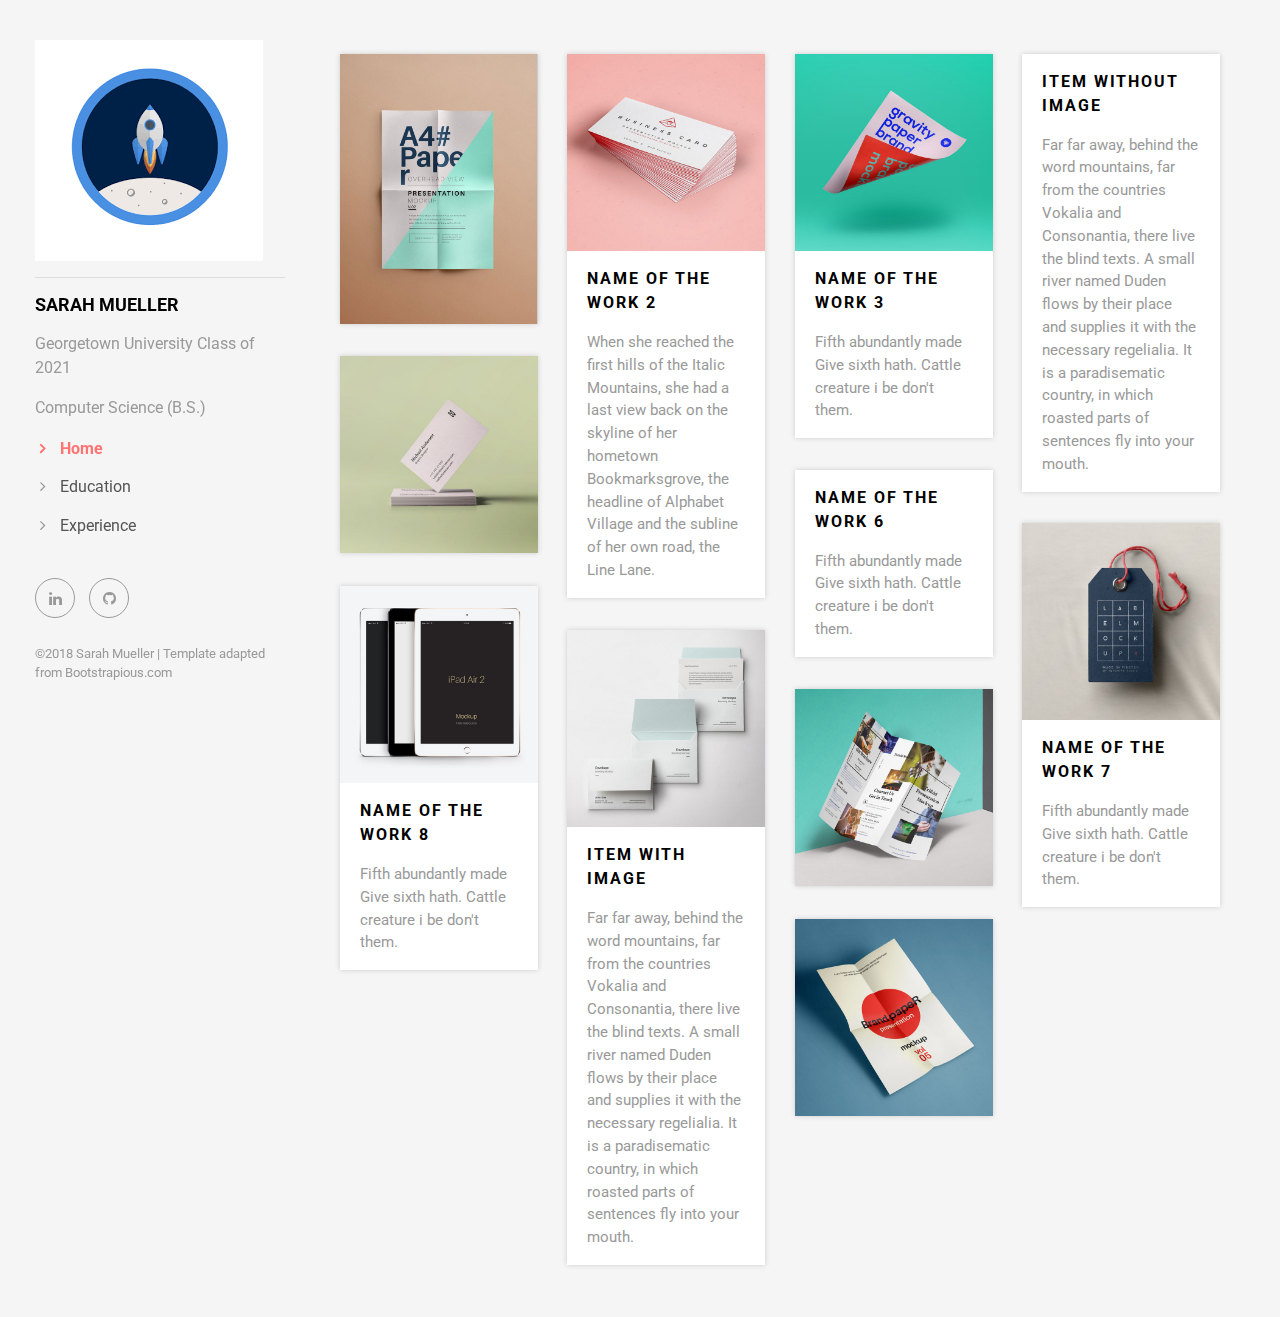
<file: portfolio.html>
<!DOCTYPE html>
<html>
</html>
<head>
  <meta charset="utf-8">
  <meta http-equiv="X-UA-Compatible" content="IE=edge">
  <title>Creative - Bootstrap Portfolio Theme by Bootstrapious.com</title>
  <meta name="description" content="">
  <meta name="viewport" content="width=device-width, initial-scale=1">
  <meta name="robots" content="all,follow">
  <!-- Bootstrap CSS-->
  <link rel="stylesheet" href="vendor/bootstrap/css/bootstrap.min.css">
  <!-- Font Awesome CSS-->
  <link rel="stylesheet" href="vendor/font-awesome/css/font-awesome.min.css">
  <!-- Google fonts - Roboto-->
  <link rel="stylesheet" href="https://fonts.googleapis.com/css?family=Roboto:400,300,700,400italic">
  <!-- owl carousel-->
  <link rel="stylesheet" href="vendor/owl.carousel/assets/owl.carousel.css">
  <link rel="stylesheet" href="vendor/owl.carousel/assets/owl.theme.green.css">
  <!-- theme stylesheet-->
  <link rel="stylesheet" href="css/style.red.css" id="theme-stylesheet">
  <!-- Custom stylesheet - for your changes-->
  <link rel="stylesheet" href="css/custom.css">
  <!-- Favicon-->
  <link rel="shortcut icon" href="img/favicon.png">
  <!-- Tweaks for older IEs--><!--[if lt IE 9]>
    <script src="https://oss.maxcdn.com/html5shiv/3.7.3/html5shiv.min.js"></script>
    <script src="https://oss.maxcdn.com/respond/1.4.2/respond.min.js"></script><![endif]-->
</head>
<body>
  <div id="all">
    <div class="container-fluid">
      <div class="row row-offcanvas row-offcanvas-left"> 
         <!--   *** SIDEBAR ***-->
        <div id="sidebar" class="col-md-4 col-lg-3 sidebar-offcanvas sidenav">
          <div class="sidebar-content">
            <a href="index.html" title=""><img src="img/tcs.png" alt="" class="img-fluid"></a>
            <hr>
            <h1 class="sidebar-heading"> <a href="index.html">Sarah Mueller</a></h1>
            <p class="sidebar-p">Georgetown University Class of 2021</p>
            <p class="sidebar-p">Computer Science (B.S.)</p>
            <ul class="sidebar-menu">
                <!-- Link-->
                <li class="sidebar-item">
                  <a href="#index" id="index-link" class="sidebar-link active">Home</a>
                </li>
                <!-- Link-->
                <li class="sidebar-item">
                  <a href="#education" id="education-link" class="sidebar-link">Education</a>
                </li>
                <!-- Link-->
                <li class="sidebar-item">
                  <a href="#experience" id="experience-link" class="sidebar-link">Experience</a>
                  </li>
                <!-- Link-->
            </ul>
            <p class="social"><a href="#" data-animate-hover="pulse" class="external linkedin"><i class="fa fa-linkedin"></i></a> <a href="#" data-animate-hover="pulse" class="external github"><i class="fa fa-github"></i></a></p>
            <div class="copyright text-center text-md-left">
              <p class="credit">&copy;2018 Sarah Mueller | Template adapted from <a href="http://bootstrapious.com/portfolio-themes" class="external">Bootstrapious.com</a></p>
              <!-- Please do not remove the backlink to us, unless you support the development at http://bootstrapious.com/donate. It is part of the license conditions. Thanks for understanding :)        -->
            </div>
          </div>
        </div>
        <!--   *** SIDEBAR END ***  -->
        <!--   *** PORTFOLIO ***-->
        <div id="main" class="col-md-8 col-lg-9 content-column">
          <div class="small-navbar d-flex d-md-none">
            <button type="button" data-toggle="offcanvas" class="btn btn-outline-primary"> <i class="fa fa-align-left mr-2"></i>Menu</button>
            <h1 class="small-navbar-heading"> <a href="index.html">Creative </a></h1>
          </div>
          <div class="grid row">
            <div class="col-md-6 col-lg-3 grid-item"> 
              <div class="box-masonry"> <a href="detail.html" title="" class="box-masonry-image with-hover-overlay"><img src="img/portfolio/a4-paper.jpg" alt="" class="img-fluid"></a>
                <div class="box-masonry-hover-text-header"> <a href="detail.html" class="tile-link">  </a>
                  <h4>Name of the work 1</h4>
                  <div class="box-masonry-desription">
                    <p>Even the all-powerful Pointing has no control about the blind texts it is an almost unorthographic life. One day however a small line of blind text by the name of Lorem Ipsum decided to leave for the far World of Grammar. </p>
                  </div>
                </div>
              </div>
            </div>
            <div class="col-md-6 col-lg-3 grid-item"> 
              <div class="box-masonry"> <a href="detail.html" title="" class="box-masonry-image with-hover-overlay with-hover-icon"><img src="img/portfolio/business-card-26.jpg" alt="" class="img-fluid"></a>
                <div class="box-masonry-text"> 
                  <h4> <a href="detail.html">Name of the work 2</a></h4>
                  <div class="box-masonry-desription">
                    <p> When she reached the first hills of the Italic Mountains, she had a last view back on the skyline of her hometown Bookmarksgrove, the headline of Alphabet Village and the subline of her own road, the Line Lane.</p>
                  </div>
                </div>
              </div>
            </div>
            <div class="col-md-6 col-lg-3 grid-item"> 
              <div class="box-masonry"> <a href="detail.html" title="" class="box-masonry-image with-hover-overlay with-hover-icon"><img src="img/portfolio/gravity-paper.jpg" alt="" class="img-fluid"></a>
                <div class="box-masonry-text"> 
                  <h4> <a href="detail.html">Name of the work 3</a></h4>
                  <div class="box-masonry-desription">
                    <p>Fifth abundantly made Give sixth hath. Cattle creature i be don't them.</p>
                  </div>
                </div>
              </div>
            </div>
            <div class="col-md-6 col-lg-3 grid-item"> 
              <div class="box-masonry"> 
                <div class="box-masonry-text"> 
                  <h4> <a href="detail.html">Item without image</a></h4>
                  <div class="box-masonry-desription">
                    <p>Far far away, behind the word mountains, far from the countries Vokalia and Consonantia, there live the blind texts.  A small river named Duden flows by their place and supplies it with the necessary regelialia. It is a paradisematic country, in which roasted parts of sentences fly into your mouth.</p>
                  </div>
                </div>
              </div>
            </div>
            <div class="col-md-6 col-lg-3 grid-item"> 
              <div class="box-masonry"> <a href="detail.html" title="" class="box-masonry-image with-hover-overlay"><img src="img/portfolio/business-card.jpg" alt="" class="img-fluid"></a>
                <div class="box-masonry-hover-text-header"> <a href="detail.html" class="tile-link">  </a>
                  <h4>Name of the work 5</h4>
                  <div class="box-masonry-desription">
                    <p>Fifth abundantly made Give sixth hath. Cattle creature i be don't them.</p>
                  </div>
                </div>
              </div>
            </div>
            <div class="col-md-6 col-lg-3 grid-item"> 
              <div class="box-masonry"> 
                <div class="box-masonry-text"> 
                  <h4> <a href="detail.html">Name of the work 6</a></h4>
                  <div class="box-masonry-desription">
                    <p>Fifth abundantly made Give sixth hath. Cattle creature i be don't them.</p>
                  </div>
                </div>
              </div>
            </div>
            <div class="col-md-6 col-lg-3 grid-item"> 
              <div class="box-masonry"> <a href="detail.html" title="" class="box-masonry-image with-hover-overlay with-hover-icon"><img src="img/portfolio/label-clothes.jpg" alt="" class="img-fluid"></a>
                <div class="box-masonry-text"> 
                  <h4> <a href="detail.html">Name of the work 7</a></h4>
                  <div class="box-masonry-desription">
                    <p>Fifth abundantly made Give sixth hath. Cattle creature i be don't them.</p>
                  </div>
                </div>
              </div>
            </div>
            <div class="col-md-6 col-lg-3 grid-item"> 
              <div class="box-masonry"> <a href="detail.html" title="" class="box-masonry-image with-hover-overlay with-hover-icon"><img src="img/portfolio/ipad-air-2.jpg" alt="" class="img-fluid"></a>
                <div class="box-masonry-text"> 
                  <h4> <a href="detail.html">Name of the work 8</a></h4>
                  <div class="box-masonry-desription">
                    <p>Fifth abundantly made Give sixth hath. Cattle creature i be don't them.</p>
                  </div>
                </div>
              </div>
            </div>
            <div class="col-md-6 col-lg-3 grid-item"> 
              <div class="box-masonry"> <a href="detail.html" title="" class="box-masonry-image with-hover-overlay with-hover-icon"><img src="img/portfolio/envelope-brand.jpg" alt="" class="img-fluid"></a>
                <div class="box-masonry-text"> 
                  <h4> <a href="detail.html">Item with image</a></h4>
                  <div class="box-masonry-desription">
                    <p>Far far away, behind the word mountains, far from the countries Vokalia and Consonantia, there live the blind texts.  A small river named Duden flows by their place and supplies it with the necessary regelialia. It is a paradisematic country, in which roasted parts of sentences fly into your mouth.</p>
                  </div>
                </div>
              </div>
            </div>
            <div class="col-md-6 col-lg-3 grid-item"> 
              <div class="box-masonry"> <a href="detail.html" title="" class="box-masonry-image with-hover-overlay"><img src="img/portfolio/trifold.jpg" alt="" class="img-fluid"></a>
                <div class="box-masonry-hover-text-header"> <a href="detail.html" class="tile-link">  </a>
                  <h4>Item with image</h4>
                  <div class="box-masonry-desription">
                    <p>Far far away, behind the word mountains, far from the countries Vokalia and Consonantia, there live the blind texts.  A small river named Duden flows by their place and supplies it with the necessary regelialia. It is a paradisematic country, in which roasted parts of sentences fly into your mouth.</p>
                  </div>
                </div>
              </div>
            </div>
            <div class="col-md-6 col-lg-3 grid-item"> 
              <div class="box-masonry"> <a href="detail.html" title="" class="box-masonry-image with-hover-overlay"><img src="img/portfolio/paper-presentation.jpg" alt="" class="img-fluid"></a>
                <div class="box-masonry-hover-text-header"> <a href="detail.html" class="tile-link">  </a>
                  <h4>Item with image</h4>
                  <div class="box-masonry-desription">
                    <p>Far far away, behind the word mountains, far from the countries Vokalia and Consonantia, there live the blind texts.  A small river named Duden flows by their place and supplies it with the necessary regelialia. It is a paradisematic country, in which roasted parts of sentences fly into your mouth.</p>
                  </div>
                </div>
              </div>
            </div>
          </div>
        </div>
        <!--   *** PORTFOLIO END ***-->
      </div>
    </div>
  </div>
  <!-- JavaScript files-->
  <script src="vendor/jquery/jquery.min.js"></script>
  <script src="vendor/popper.js/umd/popper.min.js"> </script>
  <script src="vendor/bootstrap/js/bootstrap.min.js"></script>
  <script src="vendor/jquery.cookie/jquery.cookie.js"> </script>
  <script src="vendor/owl.carousel/owl.carousel.min.js"></script>
  <script src="vendor/masonry-layout/masonry.pkgd.min.js"></script>
  <script src="js/front.js"></script>
    <script>
  $(document).ready(function() {
    if ($(window).width() > 767.98) {
      var size = $("#sidebar").width()
      $( "#main").css({ marginLeft : size + 10});
    }
  });
  $( window ).resize(function() {
    console.log($(window).width())
    if ($(window).width() > 767.98) {
      var size = $("#sidebar").width()
      $( "#main").css({ marginLeft : size + 10});
    } else {
      $( "#main").css({ marginLeft : 0});
    }
    });
  $('#sidebarButton').click(function() {
      var size = $("#sidebar").width();
      console.log(size);
      if (size > 5) {
        console.log("big");
        $('#sidebar').css({left: 0});
      } 
  });
  $(document).scroll(function() {
    var scroll_top = $(document).scrollTop();
    var div_top = $('#index').position().top;
    var div_one_top = $('#education').position().top;
    var div_two_top = $('#experience').position().top;
    if(scroll_top > div_one_top && scroll_top < div_two_top) {
        //You are now past div one
        $('#education-link').addClass('active');
        $('#experience-link').removeClass('active');
        $('#index-link').removeClass('active');
    } else if( scroll_top > div_two_top) {
        //You are now past div two
       $('#experience-link').addClass('active');
       $('#education-link').removeClass('active');
       $('#index-link').removeClass('active');
    } else {
      $('#experience-link').removeClass('active');
       $('#education-link').removeClass('active');
       $('#index-link').addClass('active');
    }
  });
  </script>
</body>
</file>
<file: css/custom.css>
/* your styles go here */

/* The sidebar menu */


.sidenav {
    height: 100%; /* Full-height: remove this if you want "auto" height */
    position: fixed; /* Fixed Sidebar (stay in place on scroll) */
    z-index: 1; /* Stay on top */
    top: 0; /* Stay at the top */
    left: 0;
    overflow-x: hidden; /* Disable horizontal scroll */
    padding-top: 20px;
}

@media (min-width: 576px) {
  .sidebar {
    position: absolute !important;
  }
}

.experience {
    margin-bottom: 2px!important;
}
.frame {  
    position: relative;
}
.logo-img {  
    max-height: 100%;  
    max-width: 100%; 
    width: auto;
    height: auto;
    position: absolute;  
    top: 0;  
    bottom: 0;  
    left: 0;  
    right: 0;  
    margin: auto;
}
</file>
<file: css/style.red.css>
/*
=========================================
=========================================

   Bootstrapious Boilerplate Template

=========================================
========================================= */
/*

=========================================================
    GENERAL
=========================================================

*/
html,
body {
  overflow-x: hidden;
}

strong {
  font-weight: 700;
}

header {
  z-index: 1000;
}

section {
  position: relative;
  padding-top: 0.625rem;
  padding-bottom: 0.625rem;
}

section.background-gray-lighter {
  background: #eee;
}

section.background-gray-lightest {
  background: #f5f5f5;
  border-top: solid 1px #eee;
  border-bottom: solid 1px #eee;
}

section.background-secondary {
  background: #746EA9;
  border-top: solid 1px #46426f;
  border-bottom: solid 1px #46426f;
}

.section-inverse {
  color: #fff;
}

.section-inverse h1,
.section-inverse h2,
.section-inverse h3,
.section-inverse h4,
.section-inverse h5,
.section-inverse h6 {
  color: #fff;
}

.section-inverse .heading:after {
  background: #fff;
}

.no-space .box {
  margin: 0 -0.9375rem;
}

.margin-top {
  margin-top: 1.875rem;
}

.margin-top--big {
  margin-top: 3.75rem !important;
}

.margin-bottom {
  margin-bottom: 1.875rem;
}

.margin-bottom--big {
  margin-bottom: 3.75rem !important;
}

.padding--small {
  padding-top: 1.875rem;
  padding-bottom: 1.875rem;
}

.weight-300 {
  font-weight: 300 !important;
}

.weight-500 {
  font-weight: 500 !important;
}

.weight-700 {
  font-weight: 700 !important;
}

.text-gray {
  color: #555;
}

.text-gray-light {
  color: #999;
}

.text-gray-lighter {
  color: #eee;
}

a,
button {
  -webkit-transition: all 0.2s;
  transition: all 0.2s;
}

.clickable {
  cursor: pointer !important;
}

.required {
  color: #ff7473;
}

.accent {
  color: #ff7473;
}

.icon {
  display: inline-block;
  width: 3.75rem;
  height: 3.75rem;
  line-height: 3.75rem;
  border-radius: 1.875rem;
  border: solid 1px #ff7473;
  color: #ff7473;
  -webkit-transition: all 0.3s;
  transition: all 0.3s;
  font-size: 1.875rem;
  margin: 0 auto 1.875rem;
  text-align: center;
}

.icon.brand-secondary {
  border-color: #746EA9;
  color: #746EA9;
}

.icon.brand-terciary {
  border-color: #41A6CA;
  color: #41A6CA;
}

.icon.brand-four {
  border-color: #34314c;
  color: #34314c;
}

/*

=========================================================
SIDEBAR + RIGHT COLUMN
=========================================================

*/
#sidebar {
  padding-top: 2.5rem;
}

@media (min-width: 576px) {
  .sidebar-content {
    padding-left: 1.25rem;
    padding-right: 1.25rem;
  }
}

.sidebar-heading {
  font-size: 1.125rem;
  text-transform: uppercase;
}

.sidebar-heading a {
  color: #000;
  text-decoration: none;
  -webkit-transition: all 0.3s;
  transition: all 0.3s;
}

.sidebar-heading a:hover {
  border-bottom: dotted 1px #ff7473;
  color: #000;
  text-decoration: none;
}

.sidebar-p {
  color: #999;
  font-size: 0.875;
}

.sidebar-menu {
  list-style-type: none;
  padding-left: 1.25rem;
  margin-bottom: 2.5rem;
}

.sidebar-item {
  margin-bottom: 0.85rem;
}

.sidebar-item.active > a, .sidebar-item.current-menu-item > a {
  color: #ff7473;
  font-weight: bold;
}

.sidebar-item.active:before, .sidebar-item.current-menu-item:before {
  color: #ff7473;
}

.sidebar-item a:hover {
  text-decoration: none;
  color: #ff7473;
}

.sidebar-item .sub-menu {
  list-style: none;
  padding-left: 0.625rem;
  margin: 0.625rem 0;
}

.sidebar-item .sub-menu a {
  color: #999;
}

.sidebar-item .sub-menu a:hover {
  color: #ff7473;
}

.sidebar-item .sub-menu li.active > a,
.sidebar-item .sub-menu li.current-menu-item > a {
  color: #ff7473;
  font-weight: bold;
}

.sidebar-item .sub-menu li.active:before,
.sidebar-item .sub-menu li.current-menu-item:before {
  color: #ff7473;
}

.sidebar-link {
  color: #555;
}

.sidebar-link:before {
  font-family: 'FontAwesome';
  content: '\f105';
  margin: 0 0.85rem 0 -0.9375rem;
  color: #999;
}

.sidebar-link.active {
  color: #ff7473;
  font-weight: bold;
}

.sidebar-link.active::before {
  color: #ff7473;
}

.sidebar-link:hover::before {
  color: #ff7473;
}

.content-column {
  padding-top: 2.5rem;
  padding-left: 1.25rem;
  padding-right: 1.25rem;
  padding-bottom: 1.25rem;
}

@media (min-width: 768px) {
  .content-column {
    padding-left: 2.5rem;
    padding-right: 2.5rem;
  }
}

.content-column.white-background {
  background: #fff;
  min-height: 100vh;
}

.grid {
  padding-top: 0.85rem;
  overflow: hidden;
}

.content-column-content p.lead {
  color: #555;
}

.content-column-content p,
.content-column-content li {
  color: #999;
}

.content-column-content ul li {
  list-style-type: none;
}

.content-column-content ul li:before {
  font-family: 'FontAwesome';
  content: '\f105';
  margin: 0 0.85rem 0 -0.9375rem;
  color: #ff7473;
}

.content-column-content h1,
.content-column-content h2,
.content-column-content h3,
.content-column-content h4,
.content-column-content h5,
.content-column-content h6,
.content-column-content p,
.content-column-content form,
.content-column-content ul,
.content-column-content ol {
  margin-bottom: 2rem;
}

.small-navbar {
  width: 100%;
  -webkit-box-pack: justify;
  -ms-flex-pack: justify;
  justify-content: space-between;
  -webkit-box-align: center;
  -ms-flex-align: center;
  align-items: center;
  margin-bottom: 2rem;
}

.small-navbar-heading {
  display: block;
  font-size: 1.125rem;
  text-transform: uppercase;
  margin-bottom: 0 !important;
}

.small-navbar-heading a {
  color: #000;
  text-decoration: none;
  -webkit-transition: all 0.3s;
  transition: all 0.3s;
}

.small-navbar-heading a:hover {
  border-bottom: dotted 1px #ff7473;
  color: #000;
  text-decoration: none;
}

/*

=========================================================
OFF-CANVAS SIDEBAR BEHAVIOUR
=========================================================

*/
@media (max-width: 767.98px) {
  .row-offcanvas {
    position: relative;
    -webkit-transition: all .25s ease-out;
    transition: all .25s ease-out;
    opacity: 1;
  }
  .row-offcanvas-right {
    right: 0;
  }
  .row-offcanvas-left {
    left: 0;
  }
  .row-offcanvas-right .sidebar-offcanvas {
    right: -50%;
    /* 6 columns */
  }
  .row-offcanvas-left .sidebar-offcanvas {
    left: -48%;
    /* 6 columns */
  }
  .row-offcanvas-right.active {
    right: 50%;
    /* 6 columns */
  }
  .row-offcanvas-left.active {
    left: 50%;
    /* 6 columns */
  }
  .sidebar-offcanvas {
    position: absolute;
    top: 0;
    width: 50%;
    /* 6 columns */
  }
}

/*

=========================================================
SERVICES / INTEGRATIONS
=========================================================

*/
.services {
  margin-top: 5rem;
  text-align: center;
}

.services .services-heading {
  text-transform: uppercase;
  font-size: 1.125rem;
  font-weight: 400;
  color: #999;
  margin-bottom: 2.5rem;
}

.services .heading {
  font-size: 1.125rem;
  font-weight: 700;
  margin-bottom: 1.25rem;
  text-align: center;
}

.services .heading:after {
  content: " ";
  display: block;
  width: 6.25rem;
  height: 1px;
  margin: 1.25rem auto 1.25rem;
  background: #ff7473;
}

.services p {
  font-size: 0.875rem;
  line-height: 1.5;
  margin-bottom: 3.75rem;
  color: #999;
}

/*

=========================================================
CUSTOMERS
=========================================================

*/
.customer {
  text-align: center;
}

.customer img {
  display: inline-block;
  margin-top: 0.625rem;
  margin-bottom: 0.625rem;
  -webkit-filter: grayscale(100%);
  filter: grayscale(100%);
}

.customer img:hover {
  -webkit-filter: grayscale(0);
  filter: grayscale(0);
}

/*

=========================================================
SIGN UP FORM
=========================================================

*/
@media (max-width: 767.98px) {
  .sign-up-form .form-control {
    margin-bottom: 1.25rem;
  }
  .sign-up-form .btn {
    margin-bottom: 1.25rem;
  }
}

label {
  font-weight: normal;
  color: #555;
  font-size: 0.875rem;
  text-transform: uppercase;
  letter-spacing: .1rem;
}

/*

=========================================================
SOCIAL LINKS
=========================================================

*/
.contact-form {
  margin-bottom: 1.25rem;
}

p.social {
  margin-top: 1.25rem;
}

p.social a {
  margin: 0 0.625rem 0.625rem 0;
  color: #fff;
  display: inline-block;
  width: 2.5rem;
  height: 2.5rem;
  border-radius: 1.25rem;
  line-height: 2.5rem;
  font-size: 0.9375rem;
  text-align: center;
  -webkit-transition: all 0.3s;
  transition: all 0.3s;
  vertical-align: bottom;
  border: solid 1px #999;
  color: #999;
  transition: all 0.3s;
  /*
             &.facebook {background-color: #4460ae; border-color: #4460ae;}
             &.gplus {background-color: #c21f25; border-color: #c21f25;}
             &.twitter {background-color: #3cf; border-color: #3cf;}
             &.instagram {background-color: #cd4378; border-color: #cd4378;}
             &.email {background-color: #4a7f45; border-color: #4a7f45;}
             &.link {background-color: #871AFF; border-color: #871AFF;}
             */
}

p.social a:hover {
  color: #ff7473;
  border-color: #ff7473;
}

p.social a i {
  vertical-align: bottom;
  line-height: 2.5rem;
}

p.social.social--outline a {
  background: transparent;
}

p.social.social--outline a.facebook {
  color: #4460ae;
  border-color: #4460ae;
}

p.social.social--outline a.gplus {
  color: #c21f25;
  border-color: #c21f25;
}

p.social.social--outline a.twitter {
  color: #3cf;
  border-color: #3cf;
}

p.social.social--outline a.instagram {
  color: #cd4378;
  border-color: #cd4378;
}

p.social.social--outline a.email {
  color: #4a7f45;
  border-color: #4a7f45;
}

p.social.social--outline a.link {
  color: #871AFF;
  border-color: #871AFF;
}

p.social.social--big a {
  width: 3.75rem;
  height: 3.75rem;
  border-radius: 1.875rem;
  line-height: 3.75rem;
  font-size: 1.56rem;
}

p.social.social--big i {
  line-height: 3.75rem;
}

/*

=========================================================
COPYRIGHT
=========================================================

*/
.copyright {
  color: #999;
  font-size: 0.8125rem;
}

.copyright p.credit {
  margin-bottom: 0.625rem;
}

.copyright p.credit a {
  color: #999;
}

/*

=========================================================
MAIN PORTFOLIO SLIDER
=========================================================

*/
#main-slider {
  margin-bottom: 2.5rem;
}

#main-slider ul li div {
  width: 100%;
}

#main-slider .owl-wrapper-outer {
  -webkit-box-shadow: 0 1px 0.85rem #ccc;
  box-shadow: 0 1px 0.85rem #ccc;
}

#main-slider .owl-controls .owl-buttons {
  display: none;
}

#main-slider .owl-controls .owl-page.active span,
#main-slider .owl-controls.clickable .owl-page:hover span {
  background: #ff7473;
}

/*

=========================================================
ABOUT
=========================================================

*/
.progress-title {
  text-align: left;
  font-weight: 700;
  text-transform: uppercase;
  color: #999;
  font-size: 0.78rem;
}

.progress-bar-skill1 {
  background: #ffd9d9;
}

.progress-bar-skill2 {
  background: #ffc0c0;
}

.progress-bar-skill3 {
  background: #ffa7a6;
}

.progress-bar-skill4 {
  background: #ff8d8d;
}

.progress-bar-skill5 {
  background: #ff7473;
}

.skill-item {
  margin-bottom: 1rem;
}

.skill-item:last-of-type {
  margin-bottom: 3rem;
}

.progress {
  height: 1.5rem;
  border-radius: 0;
}

/* breadcrumbs */
.breadcrumb {
  font-family: "Roboto", Helvetica, Arial, sans-serif;
  text-transform: uppercase;
  text-align: center;
  font-size: 0.875rem;
}

.masonry-item {
  margin-bottom: 2rem;
}

.tile-link {
  position: absolute;
  cursor: pointer;
  width: 100%;
  height: 100%;
  left: 0;
  top: 0;
  z-index: 30;
}

.box-masonry {
  background: #fff;
  position: relative;
  -webkit-box-shadow: 0 0 5px #ccc;
  box-shadow: 0 0 5px #ccc;
  -webkit-transition: all 0.3s;
  transition: all 0.3s;
  overflow: hidden;
  text-overflow: ellipsis;
  margin-bottom: 2rem;
}

.box-masonry h4 {
  font-size: 1rem;
  line-height: 1.5;
  font-weight: 700;
  text-transform: uppercase;
  letter-spacing: 0.12rem;
}

.box-masonry h4 a {
  color: #000;
  border-bottom: solid 1px transparent;
}

.box-masonry h4 a:hover {
  border-bottom: dotted 1px #ff7473;
  color: #000;
  text-decoration: none;
}

.box-masonry .box-masonry-text {
  padding: 1rem 1.25rem 1rem;
}

.box-masonry .box-masonry-text p {
  color: #999;
  font-size: 0.95rem;
}

.box-masonry .box-masonry-hover-text-header {
  position: absolute;
  left: 0;
  right: 0;
  top: 0;
  padding: 1rem 1.25rem 1rem;
  opacity: 0;
  -webkit-transition: all 0.3s;
  transition: all 0.3s;
  color: #555;
}

.box-masonry .box-masonry-hover-text-header p {
  font-size: 0.875rem;
}

.box-masonry .box-masonry-hover-text-header h4 a {
  color: #555;
}

.box-masonry .box-masonry-hover-center {
  position: absolute;
  width: 100%;
  top: 30%;
  opacity: 0;
  padding-left: 1.25rem;
  -webkit-transition: all 0.3s;
  transition: all 0.3s;
  text-align: center;
}

.box-masonry .box-masonry-hover-center .see-more-icon {
  color: #555;
  font-size: 3.125rem;
}

.box-masonry:hover {
  -webkit-box-shadow: 0 0 5px #999;
  box-shadow: 0 0 5px #999;
}

.box-masonry:hover .box-masonry-hover-text-header {
  opacity: 1;
}

.box-masonry:hover .box-masonry-hover-center {
  opacity: 1;
}

.box-masonry:hover .box-masonry-image.with-hover-overlay:before {
  opacity: 0.8;
}

.box-masonry:hover .box-masonry-image.with-hover-icon:after {
  opacity: 0.7;
}

.box-masonry h2:last-child, .box-masonry p:last-child {
  margin-bottom: 0;
}

.box-masonry .box-masonry-image {
  display: block;
  position: relative;
  min-height: 6.25rem;
  background: #ccc;
}

.box-masonry .box-masonry-image.with-hover-overlay:before {
  display: block;
  position: absolute;
  content: " ";
  background: #fff;
  opacity: 0;
  width: 100%;
  height: 100%;
  left: 0;
  top: 0;
  -webkit-transition: all 0.3s;
  transition: all 0.3s;
}

.box-masonry .box-masonry-image.with-hover-icon:after {
  display: block;
  position: absolute;
  width: 100%;
  left: 0;
  top: 50%;
  -webkit-transform: translate(0, -50%);
  transform: translate(0, -50%);
  opacity: 0;
  -webkit-transition: all 0.3s;
  transition: all 0.3s;
  font-family: 'FontAwesome';
  content: '\f105';
  text-align: center;
  font-size: 3.125rem;
  color: #555;
}

.box-masonry .box-masonry-image:hover {
  text-decoration: none;
}

.comment-list {
  list-style-type: none;
  padding-left: 0;
}

.comment-list li:before {
  content: "";
  display: none;
  margin: 0;
}

.comments-title {
  text-transform: uppercase;
  color: #999;
  font-size: 1.5rem;
}

.comment-body {
  margin-bottom: 1.25rem;
}

.comment-meta {
  clear: both;
  margin-bottom: 1.25rem;
}

.comment-author {
  font-family: inherit;
  text-transform: uppercase;
  color: #999;
  font-size: 0.875rem;
  float: left;
}

.comment-metadata {
  float: right;
  font-family: inherit;
  text-transform: uppercase;
  color: #999;
  font-size: 0.875rem;
}

.comment-content {
  font-weight: 300;
}

.comment-reply-link {
  font-size: 0.875rem;
}

.avatar {
  border-radius: 50%;
}

.comment-respond {
  margin-top: 2.5rem;
}

.post-navigation {
  margin-bottom: 2.5rem;
}

.comment-reply-title {
  font-size: 1.5rem;
}

.entry-meta {
  color: #999;
  font-size: 0.875rem;
}

.owl-theme .owl-dots .owl-dot span {
  width: 12px;
  height: 12px;
}

.owl-theme .owl-dots .owl-dot {
  outline: none;
}

.owl-theme .owl-dots .owl-dot.active span,
.owl-theme .owl-dots .owl-dot:hover span {
  background: #ff7473;
}

/*

=====================
STYLE SWITCHER FOR DEMO
=====================

*/
#style-switch-button {
  position: fixed;
  bottom: 120px;
  left: 0px;
  border-radius: 0;
  z-index: 2;
  color: #fff;
}

#style-switch {
  width: 300px;
  padding: 20px;
  position: fixed;
  bottom: 160px;
  left: 0;
  background: #fff;
  border: solid 1px #555;
  z-index: 2000;
}

#style-switch h4 {
  color: #252525;
}

/* ========================================= 
   
      THEMING OF THE BOOTSTRAP COMPONENTS           

   ========================================= 
   
    1 - NAVBAR
    2 - BUTTONS
    3 - TYPE
    4 - PAGINATION
    5 - UTILITIES
    6 - FORMS
    7 - CODE
    8 - NAV
    9 - CARD
    10 - DROPDOWNS
   
*/
/*
 * 1. NAVBAR
 */
.navbar {
  padding: 0.5rem 1rem;
}

.navbar-brand {
  display: inline-block;
  padding-top: 0.3125rem;
  padding-bottom: 0.3125rem;
  margin-right: 1rem;
  font-size: 1.25rem;
}

.navbar-toggler {
  padding: 0.25rem 0.75rem;
  font-size: 1.25rem;
  line-height: 1;
  border: 1px solid transparent;
  border-radius: 0;
}

.navbar-light .navbar-brand {
  color: rgba(0, 0, 0, 0.9);
}

.navbar-light .navbar-brand:hover, .navbar-light .navbar-brand:focus {
  color: rgba(0, 0, 0, 0.9);
}

.navbar-light .navbar-nav .nav-link {
  color: rgba(0, 0, 0, 0.5);
}

.navbar-light .navbar-nav .nav-link:hover, .navbar-light .navbar-nav .nav-link:focus {
  color: rgba(0, 0, 0, 0.7);
}

.navbar-light .navbar-nav .nav-link.disabled {
  color: rgba(0, 0, 0, 0.3);
}

.navbar-light .navbar-nav .show > .nav-link,
.navbar-light .navbar-nav .active > .nav-link,
.navbar-light .navbar-nav .nav-link.show,
.navbar-light .navbar-nav .nav-link.active {
  color: rgba(0, 0, 0, 0.9);
}

.navbar-light .navbar-toggler {
  color: rgba(0, 0, 0, 0.5);
  border-color: rgba(0, 0, 0, 0.1);
}

.navbar-light .navbar-toggler-icon {
  background-image: url("data:image/svg+xml;charset=utf8,%3Csvg viewBox='0 0 30 30' xmlns='http://www.w3.org/2000/svg'%3E%3Cpath stroke='rgba(0, 0, 0, 0.5)' stroke-width='2' stroke-linecap='round' stroke-miterlimit='10' d='M4 7h22M4 15h22M4 23h22'/%3E%3C/svg%3E");
}

.navbar-light .navbar-text {
  color: rgba(0, 0, 0, 0.5);
}

.navbar-dark .navbar-brand {
  color: #fff;
}

.navbar-dark .navbar-brand:hover, .navbar-dark .navbar-brand:focus {
  color: #fff;
}

.navbar-dark .navbar-nav .nav-link {
  color: rgba(255, 255, 255, 0.5);
}

.navbar-dark .navbar-nav .nav-link:hover, .navbar-dark .navbar-nav .nav-link:focus {
  color: rgba(255, 255, 255, 0.75);
}

.navbar-dark .navbar-nav .nav-link.disabled {
  color: rgba(255, 255, 255, 0.25);
}

.navbar-dark .navbar-nav .show > .nav-link,
.navbar-dark .navbar-nav .active > .nav-link,
.navbar-dark .navbar-nav .nav-link.show,
.navbar-dark .navbar-nav .nav-link.active {
  color: #fff;
}

.navbar-dark .navbar-toggler {
  color: rgba(255, 255, 255, 0.5);
  border-color: rgba(255, 255, 255, 0.1);
}

.navbar-dark .navbar-toggler-icon {
  background-image: url("data:image/svg+xml;charset=utf8,%3Csvg viewBox='0 0 30 30' xmlns='http://www.w3.org/2000/svg'%3E%3Cpath stroke='rgba(255, 255, 255, 0.5)' stroke-width='2' stroke-linecap='round' stroke-miterlimit='10' d='M4 7h22M4 15h22M4 23h22'/%3E%3C/svg%3E");
}

.navbar-dark .navbar-text {
  color: rgba(255, 255, 255, 0.5);
}

/*
 * 2. BUTTONS
 */
.btn {
  font-weight: 400;
  border: 1px solid transparent;
  padding: 0.375rem 0.75rem;
  font-size: 1rem;
  line-height: 1.5;
  border-radius: 0;
  -webkit-transition: color 0.15s ease-in-out, background-color 0.15s ease-in-out, border-color 0.15s ease-in-out, -webkit-box-shadow 0.15s ease-in-out;
  transition: color 0.15s ease-in-out, background-color 0.15s ease-in-out, border-color 0.15s ease-in-out, -webkit-box-shadow 0.15s ease-in-out;
  transition: color 0.15s ease-in-out, background-color 0.15s ease-in-out, border-color 0.15s ease-in-out, box-shadow 0.15s ease-in-out;
  transition: color 0.15s ease-in-out, background-color 0.15s ease-in-out, border-color 0.15s ease-in-out, box-shadow 0.15s ease-in-out, -webkit-box-shadow 0.15s ease-in-out;
}

@media screen and (prefers-reduced-motion: reduce) {
  .btn {
    -webkit-transition: none;
    transition: none;
  }
}

.btn:focus, .btn.focus {
  -webkit-box-shadow: 0 0 0 0.2rem rgba(255, 116, 115, 0.25);
  box-shadow: 0 0 0 0.2rem rgba(255, 116, 115, 0.25);
}

.btn.disabled, .btn:disabled {
  opacity: 0.65;
}

.btn:not(:disabled):not(.disabled):active, .btn:not(:disabled):not(.disabled).active {
  background-image: none;
}

.btn-link {
  font-weight: 400;
  color: #ff7473;
}

.btn-link:hover {
  color: #ff2827;
  text-decoration: underline;
}

.btn-link:focus, .btn-link.focus {
  text-decoration: underline;
}

.btn-link:disabled, .btn-link.disabled {
  color: #222;
}

.btn-primary {
  color: #111;
  background-color: #ff7473;
  border-color: #ff7473;
}

.btn-primary:hover {
  color: #fff;
  background-color: #ff4e4d;
  border-color: #ff4140;
}

.btn-primary:focus, .btn-primary.focus {
  -webkit-box-shadow: 0 0 0 0.2rem rgba(255, 116, 115, 0.5);
  box-shadow: 0 0 0 0.2rem rgba(255, 116, 115, 0.5);
}

.btn-primary.disabled, .btn-primary:disabled {
  color: #111;
  background-color: #ff7473;
  border-color: #ff7473;
}

.btn-primary:not(:disabled):not(.disabled):active, .btn-primary:not(:disabled):not(.disabled).active,
.show > .btn-primary.dropdown-toggle {
  color: #fff;
  background-color: #ff4140;
  border-color: #ff3533;
}

.btn-primary:not(:disabled):not(.disabled):active:focus, .btn-primary:not(:disabled):not(.disabled).active:focus,
.show > .btn-primary.dropdown-toggle:focus {
  -webkit-box-shadow: 0 0 0 0.2rem rgba(255, 116, 115, 0.5);
  box-shadow: 0 0 0 0.2rem rgba(255, 116, 115, 0.5);
}

.btn-secondary {
  color: #fff;
  background-color: #222;
  border-color: #222;
}

.btn-secondary:hover {
  color: #fff;
  background-color: #0f0f0f;
  border-color: #090909;
}

.btn-secondary:focus, .btn-secondary.focus {
  -webkit-box-shadow: 0 0 0 0.2rem rgba(34, 34, 34, 0.5);
  box-shadow: 0 0 0 0.2rem rgba(34, 34, 34, 0.5);
}

.btn-secondary.disabled, .btn-secondary:disabled {
  color: #fff;
  background-color: #222;
  border-color: #222;
}

.btn-secondary:not(:disabled):not(.disabled):active, .btn-secondary:not(:disabled):not(.disabled).active,
.show > .btn-secondary.dropdown-toggle {
  color: #fff;
  background-color: #090909;
  border-color: #020202;
}

.btn-secondary:not(:disabled):not(.disabled):active:focus, .btn-secondary:not(:disabled):not(.disabled).active:focus,
.show > .btn-secondary.dropdown-toggle:focus {
  -webkit-box-shadow: 0 0 0 0.2rem rgba(34, 34, 34, 0.5);
  box-shadow: 0 0 0 0.2rem rgba(34, 34, 34, 0.5);
}

.btn-success {
  color: #fff;
  background-color: #28a745;
  border-color: #28a745;
}

.btn-success:hover {
  color: #fff;
  background-color: #218838;
  border-color: #1e7e34;
}

.btn-success:focus, .btn-success.focus {
  -webkit-box-shadow: 0 0 0 0.2rem rgba(40, 167, 69, 0.5);
  box-shadow: 0 0 0 0.2rem rgba(40, 167, 69, 0.5);
}

.btn-success.disabled, .btn-success:disabled {
  color: #fff;
  background-color: #28a745;
  border-color: #28a745;
}

.btn-success:not(:disabled):not(.disabled):active, .btn-success:not(:disabled):not(.disabled).active,
.show > .btn-success.dropdown-toggle {
  color: #fff;
  background-color: #1e7e34;
  border-color: #1c7430;
}

.btn-success:not(:disabled):not(.disabled):active:focus, .btn-success:not(:disabled):not(.disabled).active:focus,
.show > .btn-success.dropdown-toggle:focus {
  -webkit-box-shadow: 0 0 0 0.2rem rgba(40, 167, 69, 0.5);
  box-shadow: 0 0 0 0.2rem rgba(40, 167, 69, 0.5);
}

.btn-info {
  color: #fff;
  background-color: #17a2b8;
  border-color: #17a2b8;
}

.btn-info:hover {
  color: #fff;
  background-color: #138496;
  border-color: #117a8b;
}

.btn-info:focus, .btn-info.focus {
  -webkit-box-shadow: 0 0 0 0.2rem rgba(23, 162, 184, 0.5);
  box-shadow: 0 0 0 0.2rem rgba(23, 162, 184, 0.5);
}

.btn-info.disabled, .btn-info:disabled {
  color: #fff;
  background-color: #17a2b8;
  border-color: #17a2b8;
}

.btn-info:not(:disabled):not(.disabled):active, .btn-info:not(:disabled):not(.disabled).active,
.show > .btn-info.dropdown-toggle {
  color: #fff;
  background-color: #117a8b;
  border-color: #10707f;
}

.btn-info:not(:disabled):not(.disabled):active:focus, .btn-info:not(:disabled):not(.disabled).active:focus,
.show > .btn-info.dropdown-toggle:focus {
  -webkit-box-shadow: 0 0 0 0.2rem rgba(23, 162, 184, 0.5);
  box-shadow: 0 0 0 0.2rem rgba(23, 162, 184, 0.5);
}

.btn-warning {
  color: #111;
  background-color: #ffc107;
  border-color: #ffc107;
}

.btn-warning:hover {
  color: #111;
  background-color: #e0a800;
  border-color: #d39e00;
}

.btn-warning:focus, .btn-warning.focus {
  -webkit-box-shadow: 0 0 0 0.2rem rgba(255, 193, 7, 0.5);
  box-shadow: 0 0 0 0.2rem rgba(255, 193, 7, 0.5);
}

.btn-warning.disabled, .btn-warning:disabled {
  color: #111;
  background-color: #ffc107;
  border-color: #ffc107;
}

.btn-warning:not(:disabled):not(.disabled):active, .btn-warning:not(:disabled):not(.disabled).active,
.show > .btn-warning.dropdown-toggle {
  color: #111;
  background-color: #d39e00;
  border-color: #c69500;
}

.btn-warning:not(:disabled):not(.disabled):active:focus, .btn-warning:not(:disabled):not(.disabled).active:focus,
.show > .btn-warning.dropdown-toggle:focus {
  -webkit-box-shadow: 0 0 0 0.2rem rgba(255, 193, 7, 0.5);
  box-shadow: 0 0 0 0.2rem rgba(255, 193, 7, 0.5);
}

.btn-danger {
  color: #fff;
  background-color: #dc3545;
  border-color: #dc3545;
}

.btn-danger:hover {
  color: #fff;
  background-color: #c82333;
  border-color: #bd2130;
}

.btn-danger:focus, .btn-danger.focus {
  -webkit-box-shadow: 0 0 0 0.2rem rgba(220, 53, 69, 0.5);
  box-shadow: 0 0 0 0.2rem rgba(220, 53, 69, 0.5);
}

.btn-danger.disabled, .btn-danger:disabled {
  color: #fff;
  background-color: #dc3545;
  border-color: #dc3545;
}

.btn-danger:not(:disabled):not(.disabled):active, .btn-danger:not(:disabled):not(.disabled).active,
.show > .btn-danger.dropdown-toggle {
  color: #fff;
  background-color: #bd2130;
  border-color: #b21f2d;
}

.btn-danger:not(:disabled):not(.disabled):active:focus, .btn-danger:not(:disabled):not(.disabled).active:focus,
.show > .btn-danger.dropdown-toggle:focus {
  -webkit-box-shadow: 0 0 0 0.2rem rgba(220, 53, 69, 0.5);
  box-shadow: 0 0 0 0.2rem rgba(220, 53, 69, 0.5);
}

.btn-light {
  color: #111;
  background-color: #f5f5f5;
  border-color: #f5f5f5;
}

.btn-light:hover {
  color: #111;
  background-color: #e2e2e2;
  border-color: gainsboro;
}

.btn-light:focus, .btn-light.focus {
  -webkit-box-shadow: 0 0 0 0.2rem rgba(245, 245, 245, 0.5);
  box-shadow: 0 0 0 0.2rem rgba(245, 245, 245, 0.5);
}

.btn-light.disabled, .btn-light:disabled {
  color: #111;
  background-color: #f5f5f5;
  border-color: #f5f5f5;
}

.btn-light:not(:disabled):not(.disabled):active, .btn-light:not(:disabled):not(.disabled).active,
.show > .btn-light.dropdown-toggle {
  color: #111;
  background-color: gainsboro;
  border-color: #d5d5d5;
}

.btn-light:not(:disabled):not(.disabled):active:focus, .btn-light:not(:disabled):not(.disabled).active:focus,
.show > .btn-light.dropdown-toggle:focus {
  -webkit-box-shadow: 0 0 0 0.2rem rgba(245, 245, 245, 0.5);
  box-shadow: 0 0 0 0.2rem rgba(245, 245, 245, 0.5);
}

.btn-dark {
  color: #fff;
  background-color: #333;
  border-color: #333;
}

.btn-dark:hover {
  color: #fff;
  background-color: #202020;
  border-color: #1a1a1a;
}

.btn-dark:focus, .btn-dark.focus {
  -webkit-box-shadow: 0 0 0 0.2rem rgba(51, 51, 51, 0.5);
  box-shadow: 0 0 0 0.2rem rgba(51, 51, 51, 0.5);
}

.btn-dark.disabled, .btn-dark:disabled {
  color: #fff;
  background-color: #333;
  border-color: #333;
}

.btn-dark:not(:disabled):not(.disabled):active, .btn-dark:not(:disabled):not(.disabled).active,
.show > .btn-dark.dropdown-toggle {
  color: #fff;
  background-color: #1a1a1a;
  border-color: #131313;
}

.btn-dark:not(:disabled):not(.disabled):active:focus, .btn-dark:not(:disabled):not(.disabled).active:focus,
.show > .btn-dark.dropdown-toggle:focus {
  -webkit-box-shadow: 0 0 0 0.2rem rgba(51, 51, 51, 0.5);
  box-shadow: 0 0 0 0.2rem rgba(51, 51, 51, 0.5);
}

.btn-outline-primary {
  color: #ff7473;
  background-color: transparent;
  background-image: none;
  border-color: #ff7473;
}

.btn-outline-primary:hover {
  color: #fff;
  background-color: #ff7473;
  border-color: #ff7473;
}

.btn-outline-primary:focus, .btn-outline-primary.focus {
  -webkit-box-shadow: 0 0 0 0.2rem rgba(255, 116, 115, 0.5);
  box-shadow: 0 0 0 0.2rem rgba(255, 116, 115, 0.5);
}

.btn-outline-primary.disabled, .btn-outline-primary:disabled {
  color: #ff7473;
  background-color: transparent;
}

.btn-outline-primary:not(:disabled):not(.disabled):active, .btn-outline-primary:not(:disabled):not(.disabled).active,
.show > .btn-outline-primary.dropdown-toggle {
  color: #111;
  background-color: #ff7473;
  border-color: #ff7473;
}

.btn-outline-primary:not(:disabled):not(.disabled):active:focus, .btn-outline-primary:not(:disabled):not(.disabled).active:focus,
.show > .btn-outline-primary.dropdown-toggle:focus {
  -webkit-box-shadow: 0 0 0 0.2rem rgba(255, 116, 115, 0.5);
  box-shadow: 0 0 0 0.2rem rgba(255, 116, 115, 0.5);
}

.btn-outline-secondary {
  color: #222;
  background-color: transparent;
  background-image: none;
  border-color: #222;
}

.btn-outline-secondary:hover {
  color: #fff;
  background-color: #222;
  border-color: #222;
}

.btn-outline-secondary:focus, .btn-outline-secondary.focus {
  -webkit-box-shadow: 0 0 0 0.2rem rgba(34, 34, 34, 0.5);
  box-shadow: 0 0 0 0.2rem rgba(34, 34, 34, 0.5);
}

.btn-outline-secondary.disabled, .btn-outline-secondary:disabled {
  color: #222;
  background-color: transparent;
}

.btn-outline-secondary:not(:disabled):not(.disabled):active, .btn-outline-secondary:not(:disabled):not(.disabled).active,
.show > .btn-outline-secondary.dropdown-toggle {
  color: #fff;
  background-color: #222;
  border-color: #222;
}

.btn-outline-secondary:not(:disabled):not(.disabled):active:focus, .btn-outline-secondary:not(:disabled):not(.disabled).active:focus,
.show > .btn-outline-secondary.dropdown-toggle:focus {
  -webkit-box-shadow: 0 0 0 0.2rem rgba(34, 34, 34, 0.5);
  box-shadow: 0 0 0 0.2rem rgba(34, 34, 34, 0.5);
}

.btn-outline-success {
  color: #28a745;
  background-color: transparent;
  background-image: none;
  border-color: #28a745;
}

.btn-outline-success:hover {
  color: #fff;
  background-color: #28a745;
  border-color: #28a745;
}

.btn-outline-success:focus, .btn-outline-success.focus {
  -webkit-box-shadow: 0 0 0 0.2rem rgba(40, 167, 69, 0.5);
  box-shadow: 0 0 0 0.2rem rgba(40, 167, 69, 0.5);
}

.btn-outline-success.disabled, .btn-outline-success:disabled {
  color: #28a745;
  background-color: transparent;
}

.btn-outline-success:not(:disabled):not(.disabled):active, .btn-outline-success:not(:disabled):not(.disabled).active,
.show > .btn-outline-success.dropdown-toggle {
  color: #fff;
  background-color: #28a745;
  border-color: #28a745;
}

.btn-outline-success:not(:disabled):not(.disabled):active:focus, .btn-outline-success:not(:disabled):not(.disabled).active:focus,
.show > .btn-outline-success.dropdown-toggle:focus {
  -webkit-box-shadow: 0 0 0 0.2rem rgba(40, 167, 69, 0.5);
  box-shadow: 0 0 0 0.2rem rgba(40, 167, 69, 0.5);
}

.btn-outline-info {
  color: #17a2b8;
  background-color: transparent;
  background-image: none;
  border-color: #17a2b8;
}

.btn-outline-info:hover {
  color: #fff;
  background-color: #17a2b8;
  border-color: #17a2b8;
}

.btn-outline-info:focus, .btn-outline-info.focus {
  -webkit-box-shadow: 0 0 0 0.2rem rgba(23, 162, 184, 0.5);
  box-shadow: 0 0 0 0.2rem rgba(23, 162, 184, 0.5);
}

.btn-outline-info.disabled, .btn-outline-info:disabled {
  color: #17a2b8;
  background-color: transparent;
}

.btn-outline-info:not(:disabled):not(.disabled):active, .btn-outline-info:not(:disabled):not(.disabled).active,
.show > .btn-outline-info.dropdown-toggle {
  color: #fff;
  background-color: #17a2b8;
  border-color: #17a2b8;
}

.btn-outline-info:not(:disabled):not(.disabled):active:focus, .btn-outline-info:not(:disabled):not(.disabled).active:focus,
.show > .btn-outline-info.dropdown-toggle:focus {
  -webkit-box-shadow: 0 0 0 0.2rem rgba(23, 162, 184, 0.5);
  box-shadow: 0 0 0 0.2rem rgba(23, 162, 184, 0.5);
}

.btn-outline-warning {
  color: #ffc107;
  background-color: transparent;
  background-image: none;
  border-color: #ffc107;
}

.btn-outline-warning:hover {
  color: #fff;
  background-color: #ffc107;
  border-color: #ffc107;
}

.btn-outline-warning:focus, .btn-outline-warning.focus {
  -webkit-box-shadow: 0 0 0 0.2rem rgba(255, 193, 7, 0.5);
  box-shadow: 0 0 0 0.2rem rgba(255, 193, 7, 0.5);
}

.btn-outline-warning.disabled, .btn-outline-warning:disabled {
  color: #ffc107;
  background-color: transparent;
}

.btn-outline-warning:not(:disabled):not(.disabled):active, .btn-outline-warning:not(:disabled):not(.disabled).active,
.show > .btn-outline-warning.dropdown-toggle {
  color: #111;
  background-color: #ffc107;
  border-color: #ffc107;
}

.btn-outline-warning:not(:disabled):not(.disabled):active:focus, .btn-outline-warning:not(:disabled):not(.disabled).active:focus,
.show > .btn-outline-warning.dropdown-toggle:focus {
  -webkit-box-shadow: 0 0 0 0.2rem rgba(255, 193, 7, 0.5);
  box-shadow: 0 0 0 0.2rem rgba(255, 193, 7, 0.5);
}

.btn-outline-danger {
  color: #dc3545;
  background-color: transparent;
  background-image: none;
  border-color: #dc3545;
}

.btn-outline-danger:hover {
  color: #fff;
  background-color: #dc3545;
  border-color: #dc3545;
}

.btn-outline-danger:focus, .btn-outline-danger.focus {
  -webkit-box-shadow: 0 0 0 0.2rem rgba(220, 53, 69, 0.5);
  box-shadow: 0 0 0 0.2rem rgba(220, 53, 69, 0.5);
}

.btn-outline-danger.disabled, .btn-outline-danger:disabled {
  color: #dc3545;
  background-color: transparent;
}

.btn-outline-danger:not(:disabled):not(.disabled):active, .btn-outline-danger:not(:disabled):not(.disabled).active,
.show > .btn-outline-danger.dropdown-toggle {
  color: #fff;
  background-color: #dc3545;
  border-color: #dc3545;
}

.btn-outline-danger:not(:disabled):not(.disabled):active:focus, .btn-outline-danger:not(:disabled):not(.disabled).active:focus,
.show > .btn-outline-danger.dropdown-toggle:focus {
  -webkit-box-shadow: 0 0 0 0.2rem rgba(220, 53, 69, 0.5);
  box-shadow: 0 0 0 0.2rem rgba(220, 53, 69, 0.5);
}

.btn-outline-light {
  color: #f5f5f5;
  background-color: transparent;
  background-image: none;
  border-color: #f5f5f5;
}

.btn-outline-light:hover {
  color: #fff;
  background-color: #f5f5f5;
  border-color: #f5f5f5;
}

.btn-outline-light:focus, .btn-outline-light.focus {
  -webkit-box-shadow: 0 0 0 0.2rem rgba(245, 245, 245, 0.5);
  box-shadow: 0 0 0 0.2rem rgba(245, 245, 245, 0.5);
}

.btn-outline-light.disabled, .btn-outline-light:disabled {
  color: #f5f5f5;
  background-color: transparent;
}

.btn-outline-light:not(:disabled):not(.disabled):active, .btn-outline-light:not(:disabled):not(.disabled).active,
.show > .btn-outline-light.dropdown-toggle {
  color: #111;
  background-color: #f5f5f5;
  border-color: #f5f5f5;
}

.btn-outline-light:not(:disabled):not(.disabled):active:focus, .btn-outline-light:not(:disabled):not(.disabled).active:focus,
.show > .btn-outline-light.dropdown-toggle:focus {
  -webkit-box-shadow: 0 0 0 0.2rem rgba(245, 245, 245, 0.5);
  box-shadow: 0 0 0 0.2rem rgba(245, 245, 245, 0.5);
}

.btn-outline-dark {
  color: #333;
  background-color: transparent;
  background-image: none;
  border-color: #333;
}

.btn-outline-dark:hover {
  color: #fff;
  background-color: #333;
  border-color: #333;
}

.btn-outline-dark:focus, .btn-outline-dark.focus {
  -webkit-box-shadow: 0 0 0 0.2rem rgba(51, 51, 51, 0.5);
  box-shadow: 0 0 0 0.2rem rgba(51, 51, 51, 0.5);
}

.btn-outline-dark.disabled, .btn-outline-dark:disabled {
  color: #333;
  background-color: transparent;
}

.btn-outline-dark:not(:disabled):not(.disabled):active, .btn-outline-dark:not(:disabled):not(.disabled).active,
.show > .btn-outline-dark.dropdown-toggle {
  color: #fff;
  background-color: #333;
  border-color: #333;
}

.btn-outline-dark:not(:disabled):not(.disabled):active:focus, .btn-outline-dark:not(:disabled):not(.disabled).active:focus,
.show > .btn-outline-dark.dropdown-toggle:focus {
  -webkit-box-shadow: 0 0 0 0.2rem rgba(51, 51, 51, 0.5);
  box-shadow: 0 0 0 0.2rem rgba(51, 51, 51, 0.5);
}

.btn-lg {
  padding: 0.5rem 1rem;
  font-size: 1.25rem;
  line-height: 1.5;
  border-radius: 0;
}

.btn-sm {
  padding: 0.25rem 0.5rem;
  font-size: 0.875rem;
  line-height: 1.5;
  border-radius: 0;
}

/*
 * 3. TYPE  
 */
body {
  font-family: "Roboto", Helvetica, Arial, sans-serif;
  font-size: 1rem;
  font-weight: 400;
  line-height: 1.5;
  color: #111;
  background-color: #f5f5f5;
}

a {
  color: #ff7473;
  text-decoration: none;
}

a:hover, a:focus {
  color: #ff2827;
  text-decoration: underline;
}

h1,
h2,
h3,
h4,
h5,
h6,
.h1,
.h2,
.h3,
.h4,
.h5,
.h6 {
  margin-bottom: 1rem;
  font-family: inherit;
  font-weight: 700;
  line-height: 1.2;
  color: inherit;
}

h1,
.h1 {
  font-size: 3rem;
}

h2,
.h2 {
  font-size: 2.5rem;
}

h3,
.h3 {
  font-size: 2rem;
}

h4,
.h4 {
  font-size: 1.5rem;
}

h5,
.h5 {
  font-size: 1.25rem;
}

h6,
.h6 {
  font-size: 1rem;
}

.lead {
  font-size: 1.4rem;
  font-weight: 300;
}

.display-1 {
  font-size: 6rem;
  font-weight: 300;
  line-height: 1.2;
}

.display-2 {
  font-size: 5.5rem;
  font-weight: 300;
  line-height: 1.2;
}

.display-3 {
  font-size: 4.5rem;
  font-weight: 300;
  line-height: 1.2;
}

.display-4 {
  font-size: 3.5rem;
  font-weight: 300;
  line-height: 1.2;
}

hr {
  border-top: 1px solid rgba(0, 0, 0, 0.1);
}

small,
.small {
  font-size: 80%;
  font-weight: 400;
}

mark,
.mark {
  padding: 0.2em;
  background-color: #fcf8e3;
}

.blockquote {
  padding: 0.5rem 1rem;
  margin-bottom: 2rem;
  font-size: 1rem;
  border-left: 5px solid #ff7473;
}

.blockquote-footer {
  color: #222;
}

.blockquote-footer::before {
  content: "\2014 \00A0";
}

.text-primary {
  color: #ff7473 !important;
}

a.text-primary:hover, a.text-primary:focus {
  color: #ff4140 !important;
}

/*
 * 4. PAGINATION
 */
.page-item:first-child .page-link {
  border-top-left-radius: 0.25rem;
  border-bottom-left-radius: 0.25rem;
}

.page-item:last-child .page-link {
  border-top-right-radius: 0.25rem;
  border-bottom-right-radius: 0.25rem;
}

.page-item.active .page-link {
  color: #fff;
  background-color: #ff7473;
  border-color: #ff7473;
}

.page-item.disabled .page-link {
  color: #222;
  background-color: #fff;
  border-color: #999;
}

.page-link {
  padding: 0.5rem 0.75rem;
  line-height: 1.25;
  color: #ff7473;
  background-color: #fff;
  border: 1px solid #999;
}

.page-link:hover, .page-link:focus {
  color: #ff2827;
  text-decoration: none;
  background-color: #eee;
  border-color: #999;
}

.pagination-lg .page-link {
  padding: 0.75rem 1.5rem;
  font-size: 1.25rem;
  line-height: 1.5;
}

.pagination-lg .page-item:first-child .page-link {
  border-top-left-radius: 0.3rem;
  border-bottom-left-radius: 0.3rem;
}

.pagination-lg .page-item:last-child .page-link {
  border-top-right-radius: 0.3rem;
  border-bottom-right-radius: 0.3rem;
}

.pagination-sm .page-link {
  padding: 0.25rem 0.5rem;
  font-size: 0.875rem;
  line-height: 1.5;
}

.pagination-sm .page-item:first-child .page-link {
  border-top-left-radius: 0.2rem;
  border-bottom-left-radius: 0.2rem;
}

.pagination-sm .page-item:last-child .page-link {
  border-top-right-radius: 0.2rem;
  border-bottom-right-radius: 0.2rem;
}

/*
* 5. UTILITIES
*/
.bg-primary {
  background-color: #ff7473 !important;
}

a.bg-primary:hover, a.bg-primary:focus,
button.bg-primary:hover,
button.bg-primary:focus {
  background-color: #ff4140 !important;
}

.bg-secondary {
  background-color: #222 !important;
}

a.bg-secondary:hover, a.bg-secondary:focus,
button.bg-secondary:hover,
button.bg-secondary:focus {
  background-color: #090909 !important;
}

.bg-success {
  background-color: #28a745 !important;
}

a.bg-success:hover, a.bg-success:focus,
button.bg-success:hover,
button.bg-success:focus {
  background-color: #1e7e34 !important;
}

.bg-info {
  background-color: #17a2b8 !important;
}

a.bg-info:hover, a.bg-info:focus,
button.bg-info:hover,
button.bg-info:focus {
  background-color: #117a8b !important;
}

.bg-warning {
  background-color: #ffc107 !important;
}

a.bg-warning:hover, a.bg-warning:focus,
button.bg-warning:hover,
button.bg-warning:focus {
  background-color: #d39e00 !important;
}

.bg-danger {
  background-color: #dc3545 !important;
}

a.bg-danger:hover, a.bg-danger:focus,
button.bg-danger:hover,
button.bg-danger:focus {
  background-color: #bd2130 !important;
}

.bg-light {
  background-color: #f5f5f5 !important;
}

a.bg-light:hover, a.bg-light:focus,
button.bg-light:hover,
button.bg-light:focus {
  background-color: gainsboro !important;
}

.bg-dark {
  background-color: #333 !important;
}

a.bg-dark:hover, a.bg-dark:focus,
button.bg-dark:hover,
button.bg-dark:focus {
  background-color: #1a1a1a !important;
}

.border-primary {
  border-color: #ff7473 !important;
}

.border-secondary {
  border-color: #222 !important;
}

.border-success {
  border-color: #28a745 !important;
}

.border-info {
  border-color: #17a2b8 !important;
}

.border-warning {
  border-color: #ffc107 !important;
}

.border-danger {
  border-color: #dc3545 !important;
}

.border-light {
  border-color: #f5f5f5 !important;
}

.border-dark {
  border-color: #333 !important;
}

.text-primary {
  color: #ff7473 !important;
}

a.text-primary:hover, a.text-primary:focus {
  color: #ff4140 !important;
}

.text-secondary {
  color: #222 !important;
}

a.text-secondary:hover, a.text-secondary:focus {
  color: #090909 !important;
}

.text-success {
  color: #28a745 !important;
}

a.text-success:hover, a.text-success:focus {
  color: #1e7e34 !important;
}

.text-info {
  color: #17a2b8 !important;
}

a.text-info:hover, a.text-info:focus {
  color: #117a8b !important;
}

.text-warning {
  color: #ffc107 !important;
}

a.text-warning:hover, a.text-warning:focus {
  color: #d39e00 !important;
}

.text-danger {
  color: #dc3545 !important;
}

a.text-danger:hover, a.text-danger:focus {
  color: #bd2130 !important;
}

.text-light {
  color: #f5f5f5 !important;
}

a.text-light:hover, a.text-light:focus {
  color: gainsboro !important;
}

.text-dark {
  color: #333 !important;
}

a.text-dark:hover, a.text-dark:focus {
  color: #1a1a1a !important;
}

.badge-primary {
  color: #111;
  background-color: #ff7473;
}

.badge-primary[href]:hover, .badge-primary[href]:focus {
  color: #111;
  text-decoration: none;
  background-color: #ff4140;
}

.badge-secondary {
  color: #fff;
  background-color: #222;
}

.badge-secondary[href]:hover, .badge-secondary[href]:focus {
  color: #fff;
  text-decoration: none;
  background-color: #090909;
}

.badge-success {
  color: #fff;
  background-color: #28a745;
}

.badge-success[href]:hover, .badge-success[href]:focus {
  color: #fff;
  text-decoration: none;
  background-color: #1e7e34;
}

.badge-info {
  color: #fff;
  background-color: #17a2b8;
}

.badge-info[href]:hover, .badge-info[href]:focus {
  color: #fff;
  text-decoration: none;
  background-color: #117a8b;
}

.badge-warning {
  color: #111;
  background-color: #ffc107;
}

.badge-warning[href]:hover, .badge-warning[href]:focus {
  color: #111;
  text-decoration: none;
  background-color: #d39e00;
}

.badge-danger {
  color: #fff;
  background-color: #dc3545;
}

.badge-danger[href]:hover, .badge-danger[href]:focus {
  color: #fff;
  text-decoration: none;
  background-color: #bd2130;
}

.badge-light {
  color: #111;
  background-color: #f5f5f5;
}

.badge-light[href]:hover, .badge-light[href]:focus {
  color: #111;
  text-decoration: none;
  background-color: gainsboro;
}

.badge-dark {
  color: #fff;
  background-color: #333;
}

.badge-dark[href]:hover, .badge-dark[href]:focus {
  color: #fff;
  text-decoration: none;
  background-color: #1a1a1a;
}

/*
  * 6. FORMS
  */
.form-control {
  padding: 0.375rem 0.75rem;
  font-size: 1rem;
  line-height: 1.5;
  color: #252525;
  background-color: #fff;
  border: 1px solid #b3b3b3;
  border-radius: 0;
  -webkit-transition: border-color 0.15s ease-in-out, -webkit-box-shadow 0.15s ease-in-out;
  transition: border-color 0.15s ease-in-out, -webkit-box-shadow 0.15s ease-in-out;
  transition: border-color 0.15s ease-in-out, box-shadow 0.15s ease-in-out;
  transition: border-color 0.15s ease-in-out, box-shadow 0.15s ease-in-out, -webkit-box-shadow 0.15s ease-in-out;
}

@media screen and (prefers-reduced-motion: reduce) {
  .form-control {
    -webkit-transition: none;
    transition: none;
  }
}

.form-control::-ms-expand {
  background-color: transparent;
  border: 0;
}

.form-control:focus {
  color: #252525;
  background-color: #fff;
  border-color: #fff3f3;
  outline: 0;
  -webkit-box-shadow: 0 0 0 0.2rem rgba(255, 116, 115, 0.25);
  box-shadow: 0 0 0 0.2rem rgba(255, 116, 115, 0.25);
}

.form-control::-webkit-input-placeholder {
  color: #222;
}

.form-control:-ms-input-placeholder {
  color: #222;
}

.form-control::-ms-input-placeholder {
  color: #222;
}

.form-control::placeholder {
  color: #222;
}

.form-control:disabled, .form-control[readonly] {
  background-color: #eee;
}

select.form-control:not([size]):not([multiple]) {
  height: calc(2.25rem + 2px);
}

select.form-control:focus::-ms-value {
  color: #252525;
  background-color: #fff;
}

.form-control-sm {
  padding: 0.25rem 0.5rem;
  font-size: 0.875rem;
  line-height: 1.5;
  border-radius: 0;
}

select.form-control-sm:not([size]):not([multiple]) {
  height: calc(1.8125rem + 2px);
}

.form-control-lg {
  padding: 0.5rem 1rem;
  font-size: 1.25rem;
  line-height: 1.5;
  border-radius: 0;
}

select.form-control-lg:not([size]):not([multiple]) {
  height: calc(2.875rem + 2px);
}

.valid-feedback {
  display: none;
  width: 100%;
  margin-top: 0.25rem;
  font-size: 80%;
  color: #28a745;
}

.valid-tooltip {
  position: absolute;
  top: 100%;
  z-index: 5;
  display: none;
  max-width: 100%;
  padding: .5rem;
  margin-top: .1rem;
  font-size: .875rem;
  line-height: 1;
  color: #fff;
  background-color: rgba(40, 167, 69, 0.8);
  border-radius: .2rem;
}

.was-validated .form-control:valid, .form-control.is-valid, .was-validated
.custom-select:valid,
.custom-select.is-valid {
  border-color: #28a745;
}

.was-validated .form-control:valid:focus, .form-control.is-valid:focus, .was-validated
.custom-select:valid:focus,
.custom-select.is-valid:focus {
  border-color: #28a745;
  -webkit-box-shadow: 0 0 0 0.2rem rgba(40, 167, 69, 0.25);
  box-shadow: 0 0 0 0.2rem rgba(40, 167, 69, 0.25);
}

.was-validated .form-control:valid ~ .valid-feedback,
.was-validated .form-control:valid ~ .valid-tooltip, .form-control.is-valid ~ .valid-feedback,
.form-control.is-valid ~ .valid-tooltip, .was-validated
.custom-select:valid ~ .valid-feedback,
.was-validated
.custom-select:valid ~ .valid-tooltip,
.custom-select.is-valid ~ .valid-feedback,
.custom-select.is-valid ~ .valid-tooltip {
  display: block;
}

.was-validated .form-check-input:valid ~ .form-check-label, .form-check-input.is-valid ~ .form-check-label {
  color: #28a745;
}

.was-validated .form-check-input:valid ~ .valid-feedback,
.was-validated .form-check-input:valid ~ .valid-tooltip, .form-check-input.is-valid ~ .valid-feedback,
.form-check-input.is-valid ~ .valid-tooltip {
  display: block;
}

.was-validated .custom-control-input:valid ~ .custom-control-label, .custom-control-input.is-valid ~ .custom-control-label {
  color: #28a745;
}

.was-validated .custom-control-input:valid ~ .custom-control-label::before, .custom-control-input.is-valid ~ .custom-control-label::before {
  background-color: #71dd8a;
}

.was-validated .custom-control-input:valid ~ .valid-feedback,
.was-validated .custom-control-input:valid ~ .valid-tooltip, .custom-control-input.is-valid ~ .valid-feedback,
.custom-control-input.is-valid ~ .valid-tooltip {
  display: block;
}

.was-validated .custom-control-input:valid:checked ~ .custom-control-label::before, .custom-control-input.is-valid:checked ~ .custom-control-label::before {
  background-color: #34ce57;
}

.was-validated .custom-control-input:valid:focus ~ .custom-control-label::before, .custom-control-input.is-valid:focus ~ .custom-control-label::before {
  -webkit-box-shadow: 0 0 0 1px #f5f5f5, 0 0 0 0.2rem rgba(40, 167, 69, 0.25);
  box-shadow: 0 0 0 1px #f5f5f5, 0 0 0 0.2rem rgba(40, 167, 69, 0.25);
}

.was-validated .custom-file-input:valid ~ .custom-file-label, .custom-file-input.is-valid ~ .custom-file-label {
  border-color: #28a745;
}

.was-validated .custom-file-input:valid ~ .custom-file-label::before, .custom-file-input.is-valid ~ .custom-file-label::before {
  border-color: inherit;
}

.was-validated .custom-file-input:valid ~ .valid-feedback,
.was-validated .custom-file-input:valid ~ .valid-tooltip, .custom-file-input.is-valid ~ .valid-feedback,
.custom-file-input.is-valid ~ .valid-tooltip {
  display: block;
}

.was-validated .custom-file-input:valid:focus ~ .custom-file-label, .custom-file-input.is-valid:focus ~ .custom-file-label {
  -webkit-box-shadow: 0 0 0 0.2rem rgba(40, 167, 69, 0.25);
  box-shadow: 0 0 0 0.2rem rgba(40, 167, 69, 0.25);
}

.invalid-feedback {
  display: none;
  width: 100%;
  margin-top: 0.25rem;
  font-size: 80%;
  color: #dc3545;
}

.invalid-tooltip {
  position: absolute;
  top: 100%;
  z-index: 5;
  display: none;
  max-width: 100%;
  padding: .5rem;
  margin-top: .1rem;
  font-size: .875rem;
  line-height: 1;
  color: #fff;
  background-color: rgba(220, 53, 69, 0.8);
  border-radius: .2rem;
}

.was-validated .form-control:invalid, .form-control.is-invalid, .was-validated
.custom-select:invalid,
.custom-select.is-invalid {
  border-color: #dc3545;
}

.was-validated .form-control:invalid:focus, .form-control.is-invalid:focus, .was-validated
.custom-select:invalid:focus,
.custom-select.is-invalid:focus {
  border-color: #dc3545;
  -webkit-box-shadow: 0 0 0 0.2rem rgba(220, 53, 69, 0.25);
  box-shadow: 0 0 0 0.2rem rgba(220, 53, 69, 0.25);
}

.was-validated .form-control:invalid ~ .invalid-feedback,
.was-validated .form-control:invalid ~ .invalid-tooltip, .form-control.is-invalid ~ .invalid-feedback,
.form-control.is-invalid ~ .invalid-tooltip, .was-validated
.custom-select:invalid ~ .invalid-feedback,
.was-validated
.custom-select:invalid ~ .invalid-tooltip,
.custom-select.is-invalid ~ .invalid-feedback,
.custom-select.is-invalid ~ .invalid-tooltip {
  display: block;
}

.was-validated .form-check-input:invalid ~ .form-check-label, .form-check-input.is-invalid ~ .form-check-label {
  color: #dc3545;
}

.was-validated .form-check-input:invalid ~ .invalid-feedback,
.was-validated .form-check-input:invalid ~ .invalid-tooltip, .form-check-input.is-invalid ~ .invalid-feedback,
.form-check-input.is-invalid ~ .invalid-tooltip {
  display: block;
}

.was-validated .custom-control-input:invalid ~ .custom-control-label, .custom-control-input.is-invalid ~ .custom-control-label {
  color: #dc3545;
}

.was-validated .custom-control-input:invalid ~ .custom-control-label::before, .custom-control-input.is-invalid ~ .custom-control-label::before {
  background-color: #efa2a9;
}

.was-validated .custom-control-input:invalid ~ .invalid-feedback,
.was-validated .custom-control-input:invalid ~ .invalid-tooltip, .custom-control-input.is-invalid ~ .invalid-feedback,
.custom-control-input.is-invalid ~ .invalid-tooltip {
  display: block;
}

.was-validated .custom-control-input:invalid:checked ~ .custom-control-label::before, .custom-control-input.is-invalid:checked ~ .custom-control-label::before {
  background-color: #e4606d;
}

.was-validated .custom-control-input:invalid:focus ~ .custom-control-label::before, .custom-control-input.is-invalid:focus ~ .custom-control-label::before {
  -webkit-box-shadow: 0 0 0 1px #f5f5f5, 0 0 0 0.2rem rgba(220, 53, 69, 0.25);
  box-shadow: 0 0 0 1px #f5f5f5, 0 0 0 0.2rem rgba(220, 53, 69, 0.25);
}

.was-validated .custom-file-input:invalid ~ .custom-file-label, .custom-file-input.is-invalid ~ .custom-file-label {
  border-color: #dc3545;
}

.was-validated .custom-file-input:invalid ~ .custom-file-label::before, .custom-file-input.is-invalid ~ .custom-file-label::before {
  border-color: inherit;
}

.was-validated .custom-file-input:invalid ~ .invalid-feedback,
.was-validated .custom-file-input:invalid ~ .invalid-tooltip, .custom-file-input.is-invalid ~ .invalid-feedback,
.custom-file-input.is-invalid ~ .invalid-tooltip {
  display: block;
}

.was-validated .custom-file-input:invalid:focus ~ .custom-file-label, .custom-file-input.is-invalid:focus ~ .custom-file-label {
  -webkit-box-shadow: 0 0 0 0.2rem rgba(220, 53, 69, 0.25);
  box-shadow: 0 0 0 0.2rem rgba(220, 53, 69, 0.25);
}

.custom-control-input:checked ~ .custom-control-label::before {
  color: #fff;
  background-color: #ff7473;
}

.custom-control-input:focus ~ .custom-control-label::before {
  -webkit-box-shadow: 0 0 0 1px #f5f5f5, 0 0 0 0.2rem rgba(255, 116, 115, 0.25);
  box-shadow: 0 0 0 1px #f5f5f5, 0 0 0 0.2rem rgba(255, 116, 115, 0.25);
}

.custom-control-input:active ~ .custom-control-label::before {
  color: #fff;
  background-color: white;
}

.custom-control-input:disabled ~ .custom-control-label {
  color: #222;
}

.custom-control-input:disabled ~ .custom-control-label::before {
  background-color: #eee;
}

.custom-checkbox .custom-control-label::before {
  border-radius: 0.25rem;
}

.custom-checkbox .custom-control-input:checked ~ .custom-control-label::before {
  background-color: #ff7473;
}

.custom-checkbox .custom-control-input:checked ~ .custom-control-label::after {
  background-image: url("data:image/svg+xml;charset=utf8,%3Csvg xmlns='http://www.w3.org/2000/svg' viewBox='0 0 8 8'%3E%3Cpath fill='%23fff' d='M6.564.75l-3.59 3.612-1.538-1.55L0 4.26 2.974 7.25 8 2.193z'/%3E%3C/svg%3E");
}

.custom-checkbox .custom-control-input:indeterminate ~ .custom-control-label::before {
  background-color: #ff7473;
}

.custom-checkbox .custom-control-input:indeterminate ~ .custom-control-label::after {
  background-image: url("data:image/svg+xml;charset=utf8,%3Csvg xmlns='http://www.w3.org/2000/svg' viewBox='0 0 4 4'%3E%3Cpath stroke='%23fff' d='M0 2h4'/%3E%3C/svg%3E");
}

.custom-checkbox .custom-control-input:disabled:checked ~ .custom-control-label::before {
  background-color: rgba(255, 116, 115, 0.5);
}

.custom-checkbox .custom-control-input:disabled:indeterminate ~ .custom-control-label::before {
  background-color: rgba(255, 116, 115, 0.5);
}

.custom-radio .custom-control-label::before {
  border-radius: 50%;
}

.custom-radio .custom-control-input:checked ~ .custom-control-label::before {
  background-color: #ff7473;
}

.custom-radio .custom-control-input:checked ~ .custom-control-label::after {
  background-image: url("data:image/svg+xml;charset=utf8,%3Csvg xmlns='http://www.w3.org/2000/svg' viewBox='-4 -4 8 8'%3E%3Ccircle r='3' fill='%23fff'/%3E%3C/svg%3E");
}

.custom-radio .custom-control-input:disabled:checked ~ .custom-control-label::before {
  background-color: rgba(255, 116, 115, 0.5);
}

/*
* 7.CODE
*/
code {
  font-size: 87.5%;
  color: #e83e8c;
}

/*
* 8. NAV
*/
.nav-link {
  padding: 0.5rem 1rem;
}

.nav-link.disabled {
  color: #222;
}

.nav-tabs .nav-item {
  margin-bottom: -1px;
}

.nav-tabs .nav-link {
  border: 1px solid transparent;
  border-top-left-radius: 0.25rem;
  border-top-right-radius: 0.25rem;
}

.nav-tabs .nav-link:hover, .nav-tabs .nav-link:focus {
  border-color: #eee #eee #999;
}

.nav-tabs .nav-link.disabled {
  color: #222;
}

.nav-tabs .nav-link.active,
.nav-tabs .nav-item.show .nav-link {
  color: #252525;
  background-color: #f5f5f5;
}

.nav-tabs .dropdown-menu {
  margin-top: -1px;
}

.nav-pills .nav-link {
  border-radius: 0.25rem;
}

.nav-pills .nav-link.active,
.nav-pills .show > .nav-link {
  color: #fff;
  background-color: #ff7473;
}

/*
* 9. CARD
*/
.card {
  background-color: #fff;
  border: 1px solid rgba(0, 0, 0, 0.125);
  border-radius: 0.25rem;
}

.card > .list-group:first-child .list-group-item:first-child {
  border-top-left-radius: 0.25rem;
  border-top-right-radius: 0.25rem;
}

.card > .list-group:last-child .list-group-item:last-child {
  border-bottom-right-radius: 0.25rem;
  border-bottom-left-radius: 0.25rem;
}

.card-body {
  padding: 1.25rem;
}

.card-title {
  margin-bottom: 0.75rem;
}

.card-subtitle {
  margin-top: -0.375rem;
}

.card-link + .card-link {
  margin-left: 1.25rem;
}

.card-header {
  padding: 0.75rem 1.25rem;
  background-color: rgba(0, 0, 0, 0.03);
  border-bottom: 1px solid rgba(0, 0, 0, 0.125);
}

.card-header:first-child {
  border-radius: calc(0.25rem - 1px) calc(0.25rem - 1px) 0 0;
}

.card-header-transparent {
  background-color: rgba(0, 0, 0, 0.3);
  border-bottom: none;
}

.card-footer {
  padding: 0.75rem 1.25rem;
  background-color: #f5f5f5;
  border-top: 1px solid rgba(0, 0, 0, 0.125);
}

.card-footer:last-child {
  border-radius: 0 0 calc(0.25rem - 1px) calc(0.25rem - 1px);
}

.card-header-tabs {
  margin-right: -0.625rem;
  margin-bottom: -0.75rem;
  margin-left: -0.625rem;
  border-bottom: 0;
}

.card-header-pills {
  margin-right: -0.625rem;
  margin-left: -0.625rem;
}

.card-img-overlay {
  padding: 1.25rem;
}

.card-img-overlay-opacity {
  background: rgba(0, 0, 0, 0.2);
}

.card-img {
  border-radius: calc(0.25rem - 1px);
}

.card-img-top {
  border-top-left-radius: calc(0.25rem - 1px);
  border-top-right-radius: calc(0.25rem - 1px);
}

.card-img-bottom {
  border-bottom-right-radius: calc(0.25rem - 1px);
  border-bottom-left-radius: calc(0.25rem - 1px);
}

.card-deck .card {
  margin-bottom: 15px;
}

@media (min-width: 576px) {
  .card-deck {
    margin-right: -15px;
    margin-left: -15px;
  }
  .card-deck .card {
    margin-right: 15px;
    margin-left: 15px;
  }
}

/*
* 10. DROPDOWNS
*/
.dropdown-menu {
  min-width: 10rem;
  padding: 0.5rem 0;
  margin: 0.125rem 0 0;
  font-size: 1rem;
  color: #111;
  background-color: #fff;
  border: 1px solid rgba(0, 0, 0, 0.15);
  border-radius: 0.25rem;
}

.dropdown-item {
  padding: 0.25rem 1.5rem;
  font-weight: 400;
  color: #111;
}

.dropdown-item:hover, .dropdown-item:focus {
  color: #040404;
  background-color: #f5f5f5;
}

.dropdown-item.active, .dropdown-item:active {
  color: #fff;
  background-color: #ff7473;
}

.dropdown-item.disabled, .dropdown-item:disabled {
  color: #222;
}
</file>
